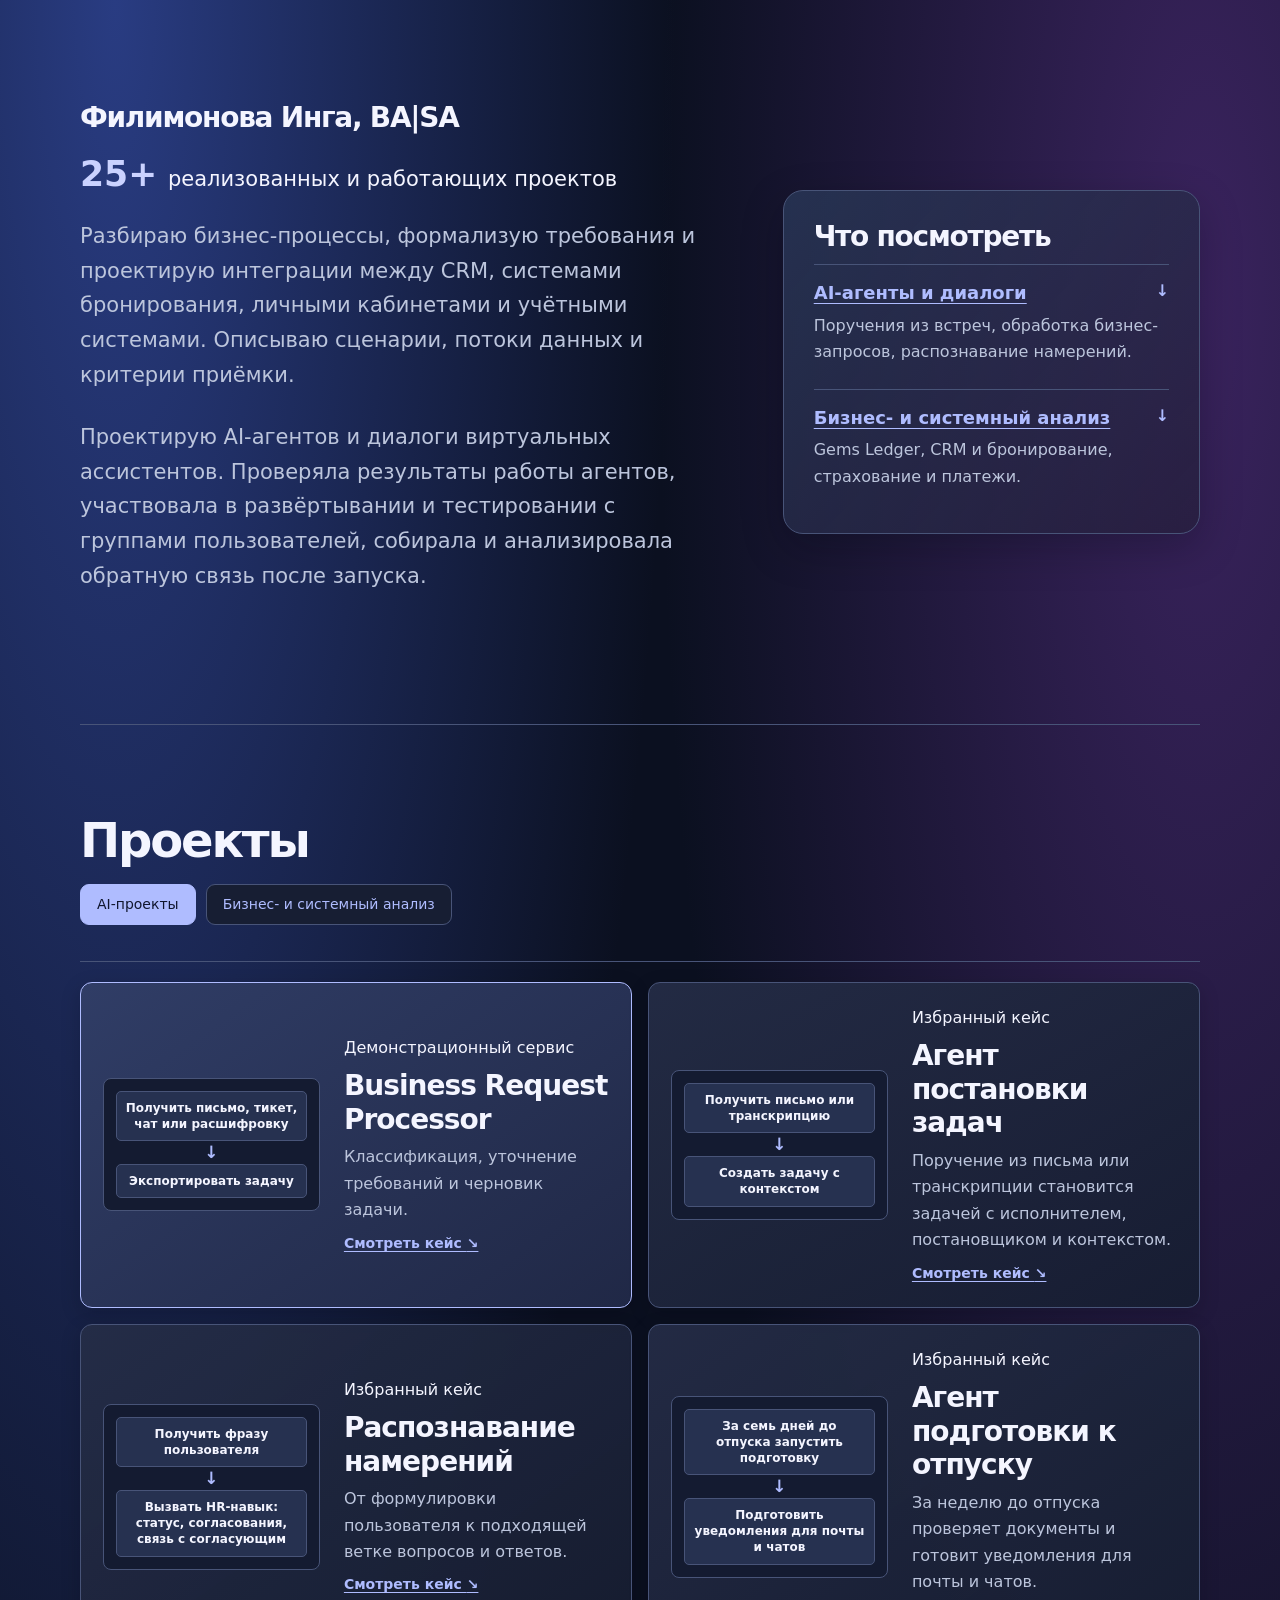
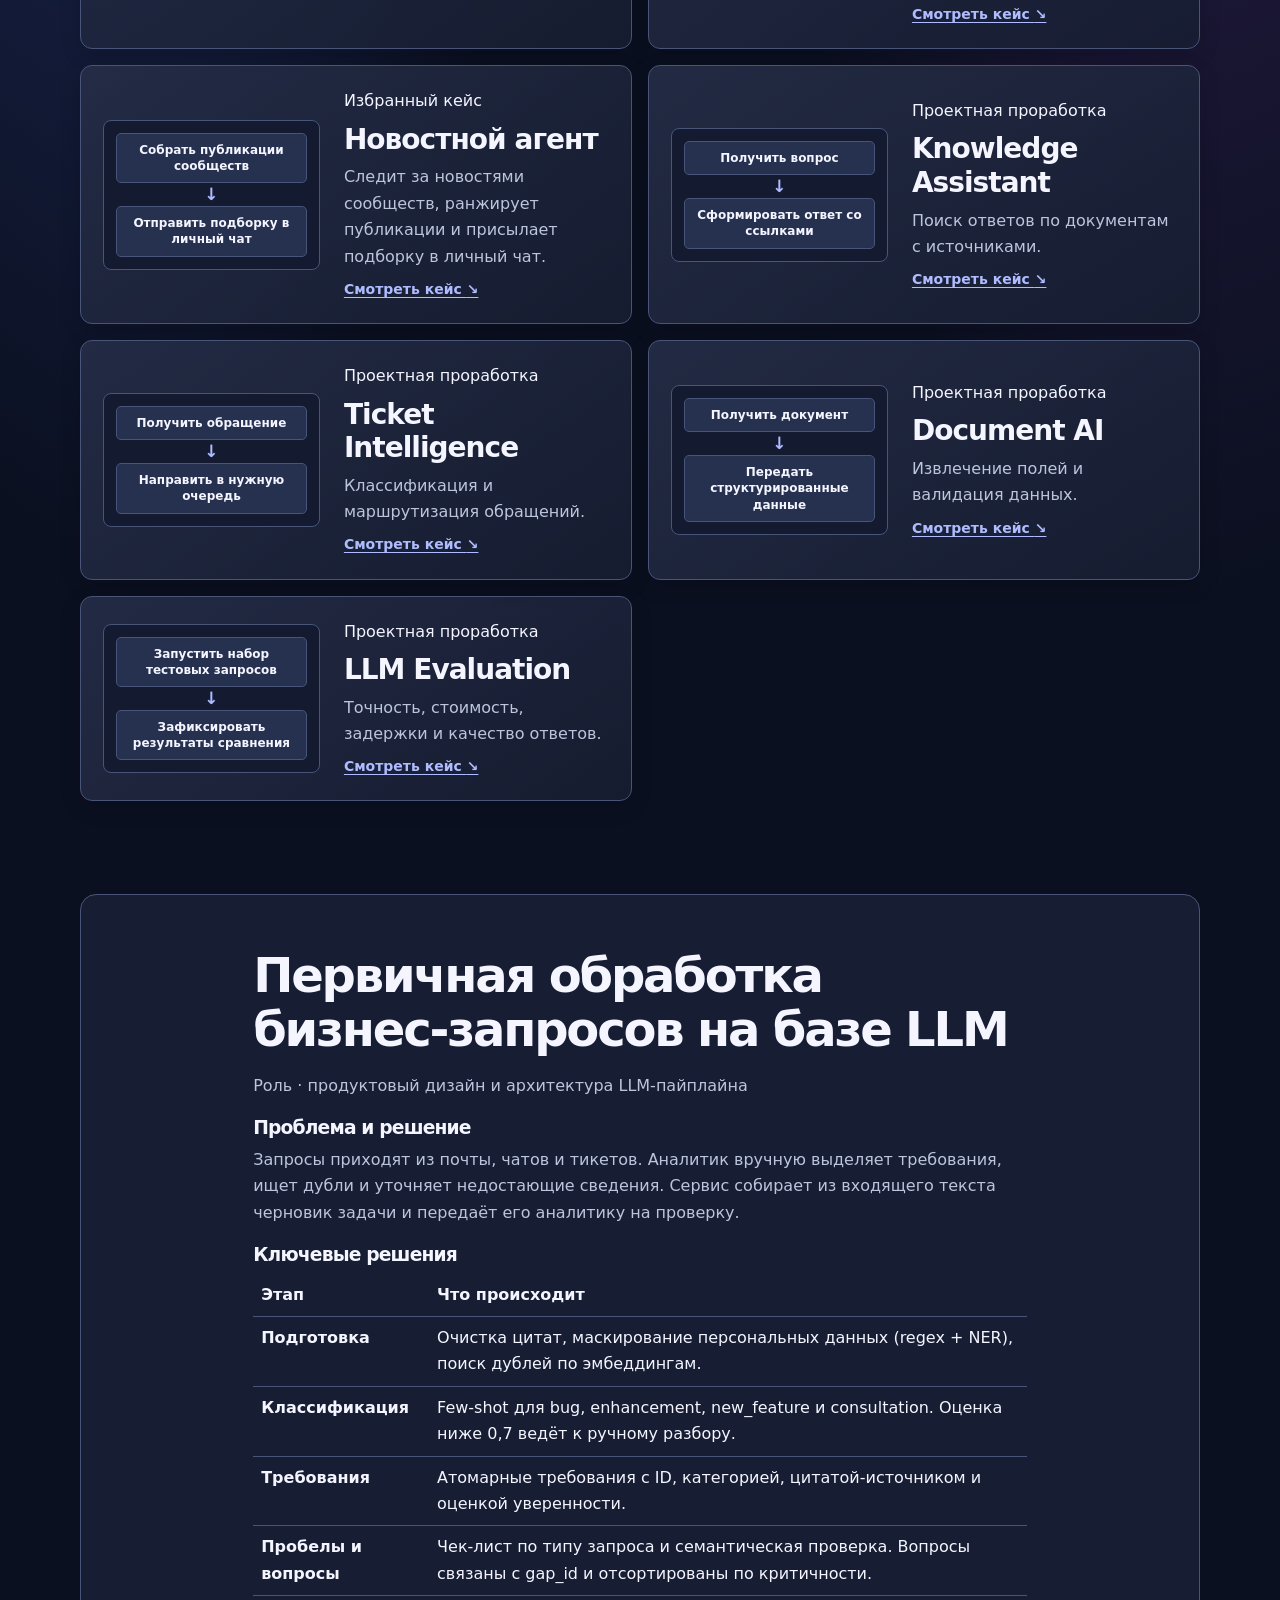
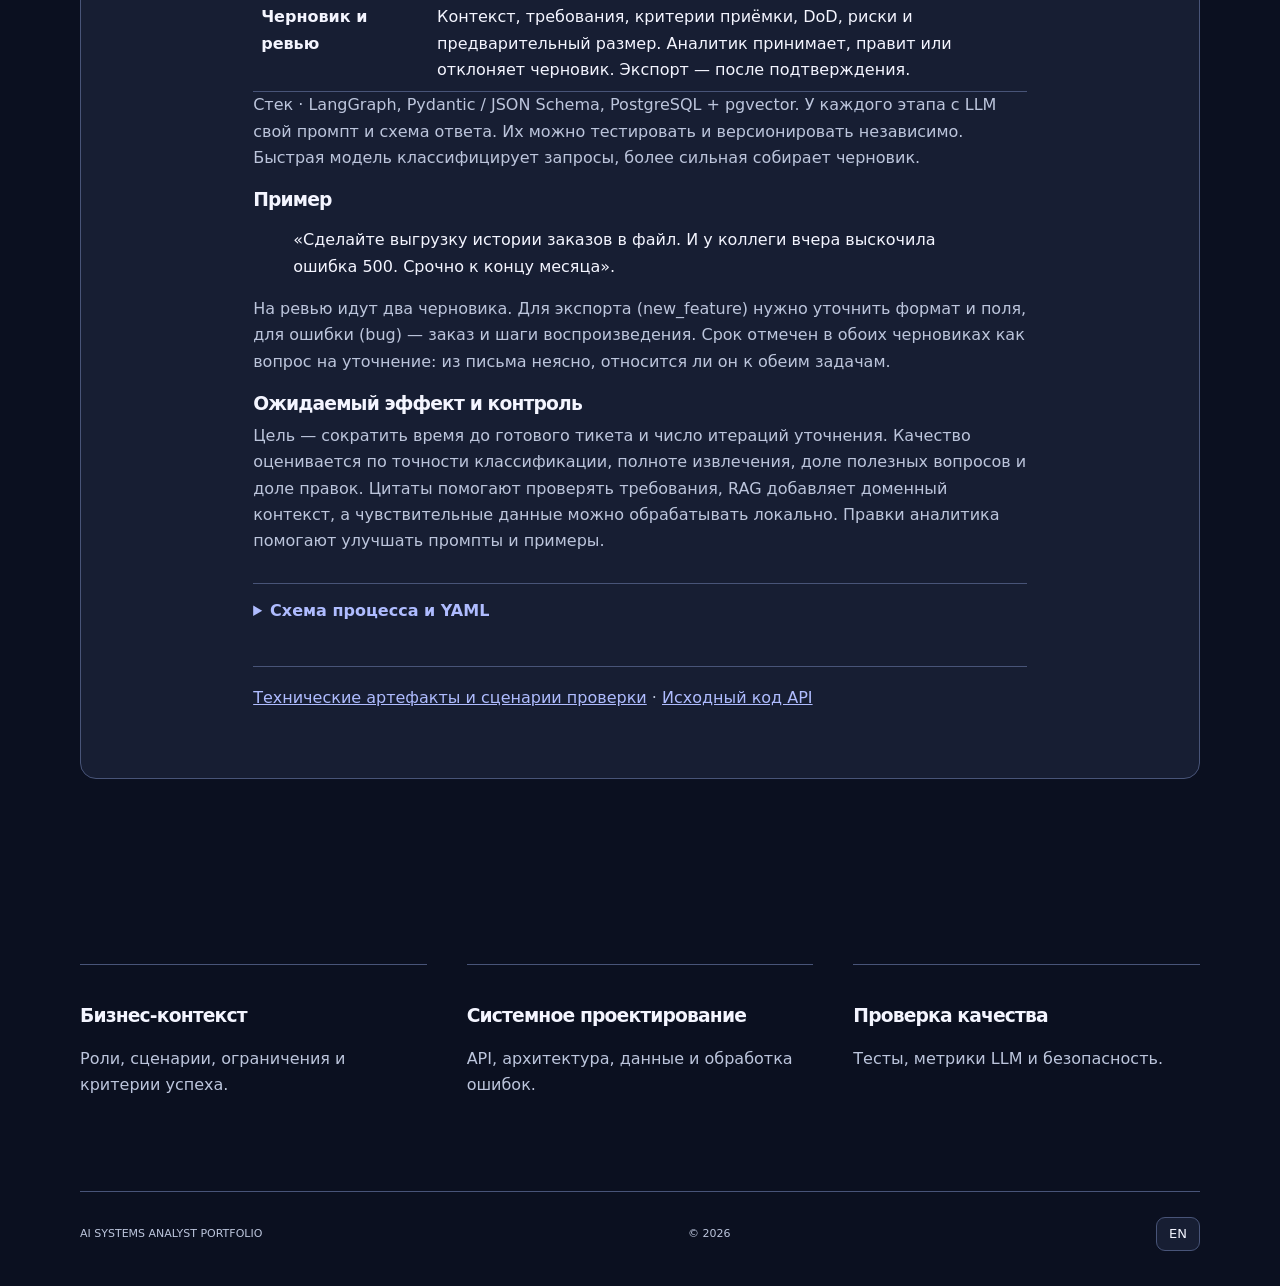
<file: index.html>
<!doctype html><html lang="ru"><head><meta charset="utf-8"><meta name="viewport" content="width=device-width,initial-scale=1"><title>BA|SA — Portfolio</title><link rel="stylesheet" href="style.css?v=night"><link rel="icon" type="image/svg+xml" href="data:image/svg+xml,%3Csvg%20xmlns%3D%22http%3A%2F%2Fwww.w3.org%2F2000%2Fsvg%22%20viewBox%3D%220%200%2032%2032%22%3E%3Crect%20width%3D%2232%22%20height%3D%2232%22%20rx%3D%227%22%20fill%3D%22%23202947%22%2F%3E%3Cpath%20d%3D%22M5%2010v12l8-12v12m9-14v16m0-14c-8%200-8%2012%200%2012s8-12%200-12Z%22%20fill%3D%22none%22%20stroke%3D%22%23cad2ff%22%20stroke-width%3D%222%22%20stroke-linecap%3D%22round%22%20stroke-linejoin%3D%22round%22%2F%3E%3C%2Fsvg%3E"></head><body><main id="top"><section class="hero"><div class="hero-copy"><h1 data-ru="Филимонова Инга, BA|SA" data-en="Inga Filimonova, BA|SA">Филимонова Инга, BA|SA</h1><p class="portfolio-stat"><strong>25+</strong> <span data-ru="реализованных и работающих проектов" data-en="projects delivered and in use">реализованных и работающих проектов</span></p><p data-ru="Разбираю бизнес-процессы, формализую требования и проектирую интеграции между CRM, системами бронирования, личными кабинетами и учётными системами. Описываю сценарии, потоки данных и критерии приёмки." data-en="I analyse business processes, define requirements and design integrations across CRM, booking, self-service and accounting systems. I document scenarios, data flows and acceptance criteria.">Разбираю бизнес-процессы, формализую требования и проектирую интеграции между CRM, системами бронирования, личными кабинетами и учётными системами. Описываю сценарии, потоки данных и критерии приёмки.</p><p data-ru="Проектирую AI-агентов и диалоги виртуальных ассистентов. Проверяла результаты работы агентов, участвовала в развёртывании и тестировании с группами пользователей, собирала и анализировала обратную связь после запуска." data-en="I design AI agents and virtual assistant dialogues. I have validated agent outputs, contributed to deployment and user-group testing, and collected and analysed feedback after rollout.">Проектирую AI-агентов и диалоги виртуальных ассистентов. Проверяла результаты работы агентов, участвовала в развёртывании и тестировании с группами пользователей, собирала и анализировала обратную связь после запуска.</p></div><aside class="hero-feature"><h2 data-ru="Что посмотреть" data-en="Featured work">Что посмотреть</h2>
<a href="#ai-projects"><strong data-ru="AI-агенты и диалоги" data-en="AI agents and dialogue">AI-агенты и диалоги</strong><span class="hero-link-arrow" aria-hidden="true">↓</span><span data-ru="Поручения из встреч, обработка бизнес-запросов, распознавание намерений." data-en="Meeting action items, business request intake and intent recognition.">Поручения из встреч, обработка бизнес-запросов, распознавание намерений.</span></a>
<a href="#analysis-projects"><strong data-ru="Бизнес- и системный анализ" data-en="Business and systems analysis">Бизнес- и системный анализ</strong><span class="hero-link-arrow" aria-hidden="true">↓</span><span data-ru="Gems Ledger, CRM и бронирование, страхование и платежи." data-en="Gems Ledger, CRM and booking, insurance and payments.">Gems Ledger, CRM и бронирование, страхование и платежи.</span></a></aside></section><section id="projects"><h2 data-ru="Проекты" data-en="Projects">Проекты</h2><nav class="project-sections" aria-label="Project categories"><a id="ai-projects" href="#ai-projects" data-project-group="ai" data-ru="AI-проекты" data-en="AI projects">AI-проекты</a><a id="analysis-projects" href="#analysis-projects" data-project-group="analysis" data-ru="Бизнес- и системный анализ" data-en="Business &amp; systems analysis">Бизнес- и системный анализ</a></nav><div id="cards" class="grid"></div></section><section id="detail"><div id="case"></div></section><section id="about"><div class="steps"><article><h3 data-ru="Бизнес-контекст" data-en="Business context">Бизнес-контекст</h3><p data-ru="Роли, сценарии, ограничения и критерии успеха." data-en="Stakeholders, scenarios, constraints and success criteria.">Роли, сценарии, ограничения и критерии успеха.</p></article><article><h3 data-ru="Системное проектирование" data-en="System design">Системное проектирование</h3><p data-ru="API, архитектура, данные и обработка ошибок." data-en="APIs, architecture, data and error handling.">API, архитектура, данные и обработка ошибок.</p></article><article><h3 data-ru="Проверка качества" data-en="Quality validation">Проверка качества</h3><p data-ru="Тесты, метрики LLM и безопасность." data-en="Tests, LLM metrics and security.">Тесты, метрики LLM и безопасность.</p></article></div></section></main><footer>AI SYSTEMS ANALYST PORTFOLIO <span>© 2026</span><button id="lang" type="button">EN</button></footer><script src="app.js?v=project-previews"></script></body></html>
</file>
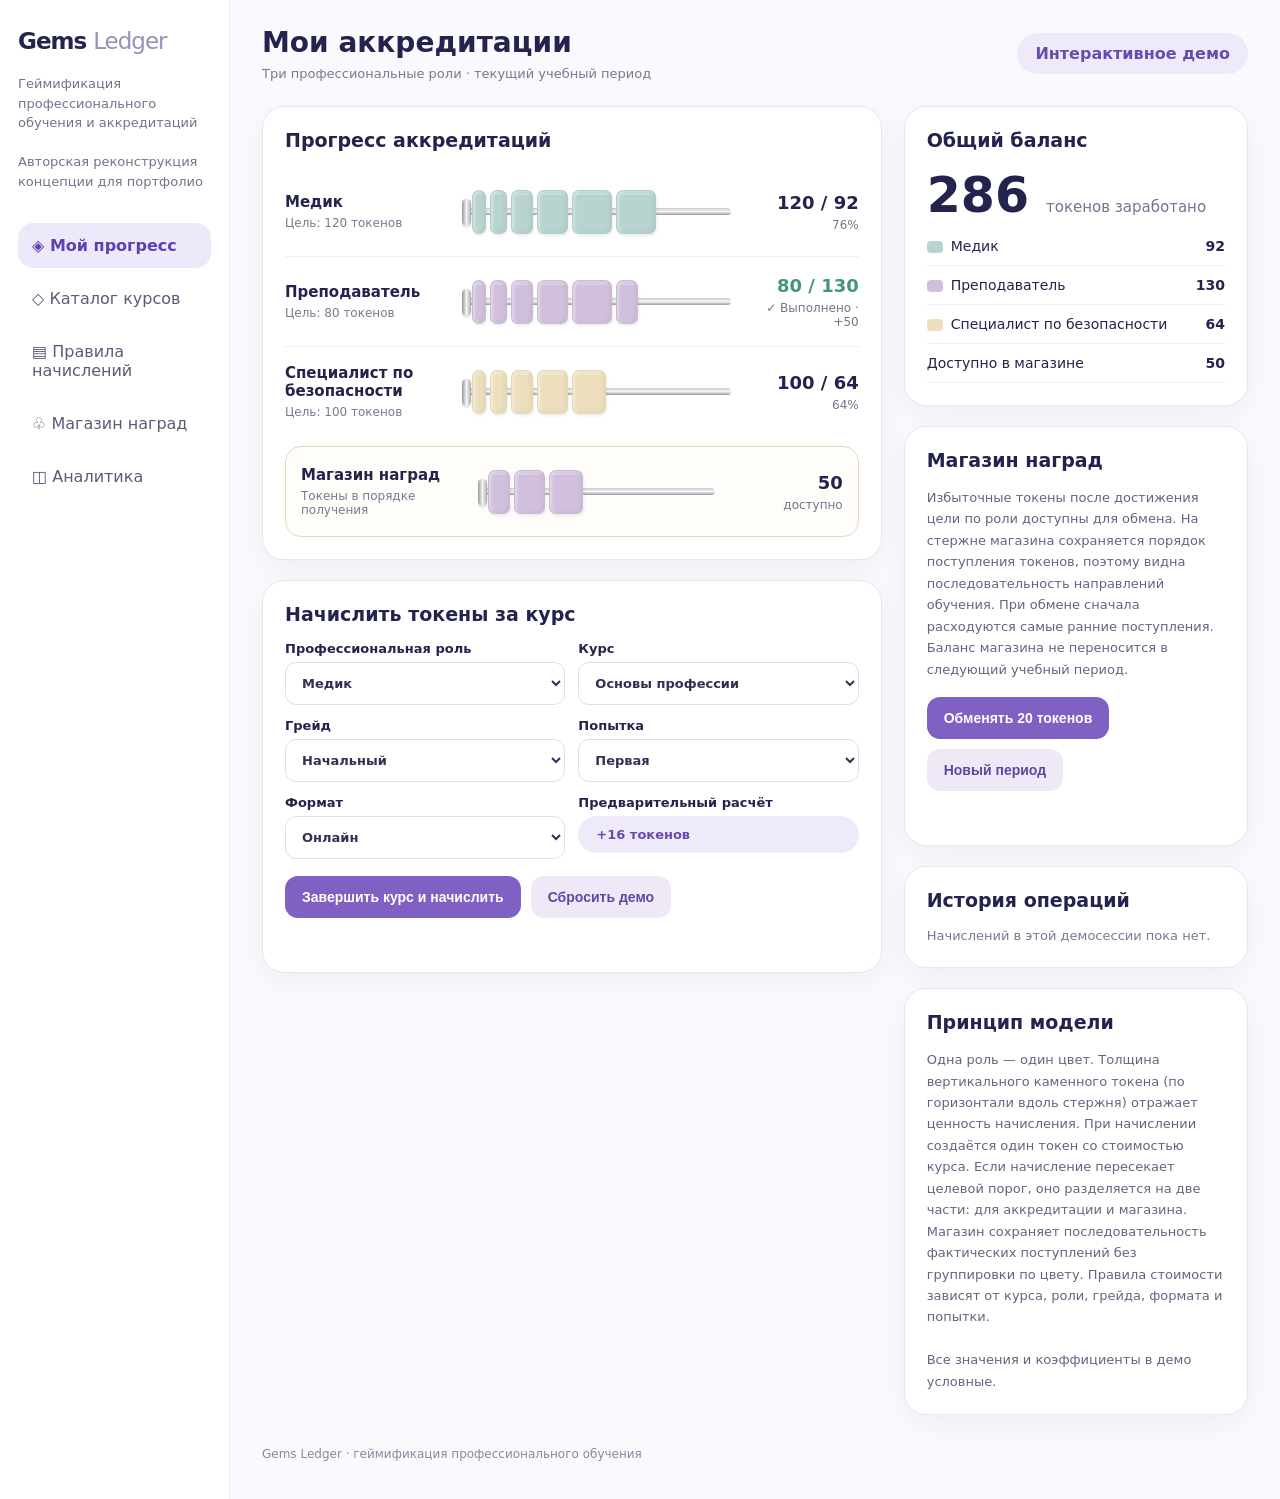
<file: candy-ledger.html>
<!doctype html><html lang="ru"><head><meta charset="utf-8"><meta name="viewport" content="width=device-width,initial-scale=1"><title>Gems Ledger — интерактивное демо</title><style>
:root{font-family:Inter,system-ui,-apple-system,'Segoe UI',sans-serif;color:#24234d;background:#faf9fd}*{box-sizing:border-box}body{margin:0}.layout{display:grid;grid-template-columns:230px 1fr;min-height:100vh}aside{padding:28px 18px;background:#fff;border-right:1px solid #eceaf4}.brand{font-weight:800;font-size:23px;letter-spacing:-1px}.brand span{color:#9b91b4;font-weight:400}.subtitle{font-size:13px;color:#74718a;line-height:1.5;margin:20px 0 32px}.nav{padding:13px 14px;border-radius:15px;margin:8px 0;color:#5d5979}.nav.active{background:#eee8fb;color:#6040af;font-weight:700}main{padding:26px 32px;max-width:1500px;width:100%;margin:auto}h1{font-size:28px;margin:0 0 7px}h2{font-size:19px;margin:0 0 16px}.hint{color:#7b7790;font-size:13px}.top{display:flex;justify-content:space-between;gap:16px;align-items:center;margin-bottom:25px}.pill{background:#efeafa;padding:11px 18px;border-radius:40px;font-weight:700;color:#694bb0}.grid{display:grid;grid-template-columns:minmax(0,1.8fr) minmax(300px,1fr);gap:22px}.panel{background:white;border:1px solid #e9e5f1;box-shadow:0 9px 28px #2e28570d;border-radius:22px;padding:22px;margin-bottom:20px}.track{display:grid;grid-template-columns:165px minmax(100px,1fr) 116px;gap:12px;align-items:center;padding:17px 0;border-bottom:1px solid #efedf5}.track:last-child{border:0}.track-title{font-weight:750;font-size:15px}.small{font-size:12px;color:#7c7891;margin-top:5px}.rail{height:55px;display:flex;align-items:center;gap:4px;position:relative;overflow-x:auto;overflow-y:hidden;padding:0 10px}.rail:before{content:'';height:7px;background:linear-gradient(#c8c9ce,#f5f5f7,#9a9ba2);position:absolute;left:0;right:0;top:24px;border-radius:6px}.rail:after{content:'';position:absolute;left:0;top:15px;width:9px;height:27px;border-radius:8px;background:linear-gradient(90deg,#96969e,#f4f4f5,#aaaab1);box-shadow:0 1px 3px #7775}.bead{position:relative;z-index:1;flex:none;height:44px;min-width:8px;border-radius:7px;box-shadow:inset 2px 1px 3px #ffffff65,inset -2px -1px 4px #0000000b,1px 2px 3px #00000012;border:1px solid #0000000a;transition:width .28s ease,transform .28s ease;animation:appear .28s ease both}.bead::after{content:"";position:absolute;inset:2px 3px auto 3px;height:2px;border-radius:3px;background:#ffffff30}@keyframes appear{from{opacity:.4;transform:translateX(-5px)}to{opacity:1;transform:translateX(0)}}.bead.med{background:#b8d4d0}.bead.edu{background:#d1c0dd}.bead.sec{background:#eddfbd}.metric{text-align:right;font-weight:800;font-size:18px}.metric small{display:block;font-size:12px;color:#77738c;font-weight:500;margin-top:5px}.complete{color:#429775}.summary{font-size:49px;font-weight:850;margin:3px 0}.summary small{font-size:15px;font-weight:500;color:#77738c}.breakdown{display:flex;justify-content:space-between;padding:11px 0;border-bottom:1px solid #f0edf5;font-size:14px}.dot{width:16px;height:12px;border-radius:4px;display:inline-block;margin-right:8px;vertical-align:middle}.controls{display:grid;grid-template-columns:1fr 1fr;gap:13px}.field{display:flex;flex-direction:column;gap:6px;font-size:13px;font-weight:650}select{border:1px solid #e1ddeb;background:#fff;border-radius:11px;padding:12px;font:inherit;color:#353052;min-width:0}button{border:0;border-radius:13px;padding:13px 17px;background:#8061c3;color:white;font-weight:750;cursor:pointer;font-size:14px}button:hover{background:#6b4cad}button.secondary{background:#eee8f7;color:#6246a2}.actions{display:flex;gap:10px;flex-wrap:wrap;margin-top:17px}.message{margin-top:12px;font-size:13px;min-height:20px;color:#5e5484}.log{font-size:13px;line-height:1.4}.log-item{padding:10px 0;border-bottom:1px solid #f0edf5}.log-item b{color:#6847a8}.explain{line-height:1.65;color:#67627f;font-size:13px}.store{border:1px solid #e7d7bb;background:#fffdfa;border-radius:16px;padding:12px 15px;margin-top:10px}.store .track{border:0;padding:5px 0}.footer{font-size:12px;color:#8b879e;margin:12px 0}.mobile-title{display:none}@media(max-width:1000px){.grid{grid-template-columns:1fr}.layout{grid-template-columns:1fr}aside{display:none}main{padding:20px}.track{grid-template-columns:140px minmax(90px,1fr) 100px}}@media(max-width:580px){.track{grid-template-columns:1fr 95px}.track .rail{grid-column:1/-1;grid-row:2}.metric{grid-column:2;grid-row:1}.controls{grid-template-columns:1fr}.top{align-items:start}.pill{font-size:12px}.summary{font-size:40px}}
</style></head><body><div class="layout"><aside><div class="brand">Gems <span>Ledger</span></div><div class="subtitle">Геймификация профессионального обучения и аккредитаций<br><br>Авторская реконструкция концепции для портфолио</div><div class="nav active">◈ Мой прогресс</div><div class="nav">◇ Каталог курсов</div><div class="nav">▤ Правила начислений</div><div class="nav">♧ Магазин наград</div><div class="nav">◫ Аналитика</div></aside><main><div class="top"><div><h1>Мои аккредитации</h1><div class="hint">Три профессиональные роли · текущий учебный период</div></div><div class="pill">Интерактивное демо</div></div><div class="grid"><div><section class="panel"><h2>Прогресс аккредитаций</h2><div id="tracks"></div><div class="store"><div class="track"><div><div class="track-title">Магазин наград</div><div class="small">Токены в порядке получения</div></div><div class="rail" id="storeRail"></div><div class="metric"><span id="storeBalance">0</span><small>доступно</small></div></div></div></section><section class="panel"><h2>Начислить токены за курс</h2><div class="controls"><label class="field">Профессиональная роль<select id="role"><option value="med">Медик</option><option value="edu">Преподаватель</option><option value="sec">Специалист по безопасности</option></select></label><label class="field">Курс<select id="course"><option value="basic">Основы профессии</option><option value="advanced">Продвинутый курс</option><option value="practice">Практический интенсив</option></select></label><label class="field">Грейд<select id="grade"><option value="junior">Начальный</option><option value="middle">Опытный</option><option value="senior">Эксперт</option></select></label><label class="field">Попытка<select id="attempt"><option value="1">Первая</option><option value="2">Вторая (−25%)</option><option value="3">Третья и далее (−50%)</option></select></label><label class="field">Формат<select id="format"><option value="online">Онлайн</option><option value="offline">Офлайн (+20%)</option></select></label><label class="field">Предварительный расчёт<div class="pill" id="preview">—</div></label></div><div class="actions"><button id="award">Завершить курс и начислить</button><button class="secondary" id="reset">Сбросить демо</button></div><div class="message" id="message"></div></section></div><div><section class="panel"><h2>Общий баланс</h2><div class="summary"><span id="total">0</span> <small>токенов заработано</small></div><div id="breakdown"></div></section><section class="panel"><h2>Магазин наград</h2><div class="explain">Избыточные токены после достижения цели по роли доступны для обмена. На стержне магазина сохраняется порядок поступления токенов, поэтому видна последовательность направлений обучения. При обмене сначала расходуются самые ранние поступления. Баланс магазина не переносится в следующий учебный период.</div><div class="actions"><button id="redeem">Обменять 20 токенов</button><button class="secondary" id="newPeriod">Новый период</button></div><div class="message" id="shopMessage"></div></section><section class="panel"><h2>История операций</h2><div class="log" id="log"></div></section><section class="panel"><h2>Принцип модели</h2><div class="explain">Одна роль — один цвет. Толщина вертикального каменного токена (по горизонтали вдоль стержня) отражает ценность начисления. При начислении создаётся один токен со стоимостью курса. Если начисление пересекает целевой порог, оно разделяется на две части: для аккредитации и магазина. Магазин сохраняет последовательность фактических поступлений без группировки по цвету. Правила стоимости зависят от курса, роли, грейда, формата и попытки.<br><br>Все значения и коэффициенты в демо условные.</div></section></div></div><div class="footer">Gems Ledger · геймификация профессионального обучения</div></main></div><script>
const defs={med:{name:'Медик',target:120,color:'#b8d4d0'},edu:{name:'Преподаватель',target:80,color:'#d1c0dd'},sec:{name:'Специалист по безопасности',target:100,color:'#eddfbd'}};
const initial={med:92,edu:130,sec:64};
const seedAccreditation={med:[6,8,12,18,24,24],edu:[6,8,12,18,24,12],sec:[6,8,12,18,20]};
const seedStore=[{cls:'edu',chunk:12},{cls:'edu',chunk:18},{cls:'edu',chunk:20}];
let balances={...initial},accreditation=structuredClone(seedAccreditation),storeLedger=structuredClone(seedStore),logs=[];
const $=id=>document.getElementById(id);
function val(){const base={basic:12,advanced:24,practice:36}[$('course').value];const role={med:1.1,edu:1,sec:1.2}[$('role').value];const grade={junior:1.2,middle:1,senior:.85}[$('grade').value];const attempt={1:1,2:.75,3:.5}[$('attempt').value];const format=$('format').value==='offline'?1.2:1;return Math.max(1,Math.round(base*role*grade*attempt*format));}
// One physical stone represents one course credit (or its split at the accreditation threshold).
// Width depends ONLY on the value of that stone; no index-based placeholder pattern.
function tokenWidth(value){return Math.max(8,Math.min(76,Math.round(5+value*1.45)));}
function renderBeads(items){return items.map((b,i)=>`<span class="bead ${b.cls}" title="${defs[b.cls].name}: ${b.chunk} токенов${b.note?' · '+b.note:''}" aria-label="${b.chunk} токенов" style="width:${tokenWidth(b.chunk)}px;animation-delay:${Math.min(i*18,250)}ms"></span>`).join('');}
function storeAmount(){return storeLedger.reduce((sum,t)=>sum+t.chunk,0);}
function spendStore(amount){let left=amount;while(left>0&&storeLedger.length){const first=storeLedger[0];const taken=Math.min(left,first.chunk);first.chunk-=taken;left-=taken;if(first.chunk===0)storeLedger.shift();}}
function render(){let html='';for(const [key,d] of Object.entries(defs)){const earned=balances[key],percent=Math.floor(Math.min(earned/d.target,1)*100),extra=Math.max(0,earned-d.target);html+=`<div class="track"><div><div class="track-title">${d.name}</div><div class="small">Цель: ${d.target} токенов</div></div><div class="rail">${renderBeads(accreditation[key].map(chunk=>({cls:key,chunk})))}</div><div class="metric ${earned>=d.target?'complete':''}">${d.target} / ${earned}<small>${earned>=d.target?'✓ Выполнено'+(extra?' · +'+extra:''):percent+'%'}</small></div></div>`;}
$('tracks').innerHTML=html;$('storeBalance').textContent=storeAmount();$('total').textContent=Object.values(balances).reduce((a,b)=>a+b,0);$('breakdown').innerHTML=Object.entries(defs).map(([k,d])=>`<div class="breakdown"><span><span class="dot" style="background:${d.color}"></span>${d.name}</span><b>${balances[k]}</b></div>`).join('')+`<div class="breakdown"><span>Доступно в магазине</span><b>${storeAmount()}</b></div>`;$('storeRail').innerHTML=renderBeads(storeLedger);$('preview').textContent='+'+val()+' токенов';$('log').innerHTML=logs.length?logs.slice(0,7).map(x=>`<div class="log-item">${x}</div>`).join(''):'<div class="hint">Начислений в этой демосессии пока нет.</div>';}
for(const id of ['role','course','grade','attempt','format'])$(id).addEventListener('change',render);
$('award').onclick=()=>{const k=$('role').value,n=val();const remaining=Math.max(0,defs[k].target-balances[k]);const toAccreditation=Math.min(n,remaining);const toStore=n-toAccreditation;
if(toAccreditation>0)accreditation[k].push(toAccreditation);
if(toStore>0)storeLedger.push({cls:k,chunk:toStore});
balances[k]+=n;logs.unshift(`<b>+${n}</b> · ${defs[k].name} · ${$('course').selectedOptions[0].text}${toStore?' · в магазин +'+toStore:''}`);
$('message').textContent=`Начислено ${n}: аккредитация +${toAccreditation}, магазин +${toStore}. ${toStore?'Новый камень добавлен в конец магазинной шкалы.':''}`;render();};
$('redeem').onclick=()=>{if(storeAmount()<20){$('shopMessage').textContent='Недостаточно доступных токенов для обмена.';return;}spendStore(20);logs.unshift('<b>−20</b> · Обмен на награду в магазине');$('shopMessage').textContent='Награда получена. Списаны самые ранние магазинные токены (FIFO).';render();};
$('newPeriod').onclick=()=>{if(!confirm('Начать новый учебный период? Все накопления демо будут обнулены.'))return;balances={med:0,edu:0,sec:0};accreditation={med:[],edu:[],sec:[]};storeLedger=[];logs.unshift('Начался новый учебный период. Балансы обнулены.');$('shopMessage').textContent='Новый период начат.';render();};
$('reset').onclick=()=>{balances={...initial};accreditation=structuredClone(seedAccreditation);storeLedger=structuredClone(seedStore);logs=[];$('message').textContent='Демо возвращено к исходным данным.';$('shopMessage').textContent='';render();};render();
</script></body></html>
</file>
<file: style.css>
:root {
  color-scheme: dark;
  --paper: #0b1020;
  --surface: #171e33;
  --ink: #f4f5ff;
  --muted: #bcc5dc;
  --accent: #afbcff;
  --tint: #202947;
  --line: #485478;
}

* { box-sizing: border-box; }
html { scroll-behavior: smooth; }
body {
  margin: 0;
  background: var(--paper);
  color: var(--ink);
  font: 16px/1.65 Inter, system-ui, sans-serif;
}
header, main, footer {
  width: min(1120px, calc(100% - 2 * clamp(20px, 5vw, 64px)));
  margin-inline: auto;
}
header, nav, footer { display: flex; align-items: center; }
header, footer { justify-content: space-between; gap: 16px; }
header { padding-block: 24px; border-bottom: 1px solid var(--line); }
nav { gap: clamp(10px, 2.5vw, 30px); flex-wrap: wrap; }
a { color: inherit; text-decoration: none; }
.logo { font-size: 13px; font-weight: 800; letter-spacing: .1em; }
nav a { font-size: 14px; color: var(--muted); }
nav a:hover { color: var(--accent); text-decoration: underline; }
button { font: inherit; cursor: pointer; }
:focus-visible { outline: 2px solid var(--accent); outline-offset: 4px; }
#lang {
  border: 1px solid var(--line);
  background: var(--surface);
  color: var(--ink);
  padding: 5px 12px;
  border-radius: 99px;
  font-size: 13px;
}
.hero { padding-block: clamp(76px, 11vw, 156px) clamp(88px, 12vw, 164px); }
.eyebrow {
  color: var(--accent);
  font-size: 11px;
  font-weight: 750;
  letter-spacing: .14em;
}
h1, h2, h3 { line-height: 1.12; letter-spacing: -.045em; }
h1 { font-size: clamp(35px, 7vw, 84px); margin: 20px 0 24px; }
h1 em { color: var(--accent); font-style: normal; }
.hero p, .sub { max-width: 62ch; color: var(--muted); }
.hero p { font-size: clamp(16px, 2vw, 20px); margin: 0 0 28px; }
.cta, .demo button {
  background: var(--accent);
  color: #fff;
  border: 0;
  border-radius: 8px;
  font-size: 14px;
  font-weight: 700;
}
.cta { display: inline-block; padding: 13px 21px; }
.cta:hover, .demo button:hover { background: #c0caff; }
section:not(.hero) { padding-block: clamp(42px, 6vw, 84px); }
#projects { border-top: 1px solid var(--line); }
h2 { font-size: clamp(29px, 4vw, 48px); margin: 12px 0 16px; }
.sub { margin: 0; }
.grid {
  display: grid;
  grid-template-columns: repeat(2, minmax(0, 1fr));
  gap: clamp(18px, 3vw, 32px);
  margin-top: 36px;
}
.card, #case {
  border: 1px solid var(--line);
  background: var(--surface);
  border-radius: 18px;
  padding: clamp(23px, 4vw, 42px);
  min-width: 0;
}
.card { display: flex; flex-direction: column; align-items: flex-start; text-align: left; color: var(--ink); }
.card:hover, .card.active { border-color: var(--accent); }
.card.active { background: var(--tint); }
.card small, .steps strong { color: var(--accent); font-size: 11px; font-weight: 750; letter-spacing: .08em; }
.card h3 { font-size: clamp(22px, 3vw, 28px); margin: 18px 0 8px; }
.card p { color: var(--muted); font-size: 15px; margin: 0 0 24px; }
.tags { display: flex; gap: 8px; flex-wrap: wrap; margin-top: auto; }
.tags span {
  background: var(--tint);
  color: var(--accent);
  border: 1px solid var(--line);
  padding: 3px 10px;
  border-radius: 99px;
  font-size: 12px;
}
#case { margin-top: 16px; }
#case p, #case li, .steps p { color: var(--muted); }
.casegrid, .steps { display: grid; gap: clamp(20px, 4vw, 40px); }
.casegrid { grid-template-columns: repeat(2, minmax(0, 1fr)); }
.demo { background: var(--tint); border-radius: 12px; padding: clamp(15px, 3vw, 24px); }
.demo textarea {
  width: 100%;
  min-height: 110px;
  background: var(--surface);
  border: 1px solid #6b78a1;
  border-radius: 8px;
  color: var(--ink);
  padding: 12px;
  font: inherit;
  resize: vertical;
}
.demo button { padding: 10px 14px; margin-top: 12px; }
.demo pre { white-space: pre-wrap; overflow-wrap: anywhere; font-size: 13px; color: var(--accent); }
.note { font-size: 13px; }
.steps { grid-template-columns: repeat(3, minmax(0, 1fr)); margin-top: 32px; }
.steps article { border-top: 1px solid var(--line); padding-top: 22px; }
footer { border-top: 1px solid var(--line); padding-block: 25px 35px; color: var(--muted); font-size: 11px; }

@media (max-width: 720px) {
  .grid, .casegrid, .steps { grid-template-columns: 1fr; }
}
@media (max-width: 440px) {
  header { flex-wrap: wrap; }
}
@media (prefers-reduced-motion: reduce) {
  html { scroll-behavior: auto; }
}

.candy-story { max-width: 75ch; }
#case .candy-story section { padding-block: 0; margin-top: 28px; }
.candy-story h3, .candy-story h4 { margin-bottom: 8px; }
.candy-story p { margin-top: 0; }
.candy-story ul { padding-inline-start: 24px; }
.candy-story li + li { margin-top: 8px; }
.candy-story .demo { margin-top: 28px; }
.candy-story .demo h3 { margin-top: 0; }

.project-sections {
  display: flex;
  flex-wrap: wrap;
  gap: 10px;
  margin-top: 24px;
}
.project-sections a {
  border: 1px solid var(--line);
  border-radius: 99px;
  padding: 8px 16px;
  background: var(--surface);
  color: var(--accent);
}
.project-sections a[aria-current] {
  background: var(--accent);
  border-color: var(--accent);
  color: #fff;
}

.intent-flow {
  margin: 34px 0 0;
  padding: clamp(14px, 3vw, 24px);
  border: 1px solid var(--line);
  border-radius: 16px;
  background: var(--tint);
}
.intent-flow h3 { margin: 0 0 8px; }
.intent-flow p { margin: 0 0 20px; }
.intent-flow-root, .intent-branches > li {
  display: grid;
  justify-items: center;
  align-content: start;
  gap: 6px;
  padding: 14px;
  border: 1px solid var(--line);
  border-radius: 10px;
  background: var(--surface);
  text-align: center;
  overflow-wrap: anywhere;
}
.intent-flow-root { width: fit-content; margin: 0 auto; }
#case .intent-branches {
  position: relative;
  display: grid;
  grid-template-columns: repeat(3, minmax(0, 1fr));
  gap: 12px;
  margin: 28px 0 0;
  padding: 0;
  list-style: none;
}
.intent-branches::before {
  content: '';
  position: absolute;
  top: -14px;
  inset-inline: calc((100% - 24px) / 6);
  border-top: 1px solid var(--accent);
}
.intent-flow-root { position: relative; }
.intent-flow-root::after, .intent-branches > li::before {
  content: '';
  position: absolute;
  height: 14px;
  border-left: 1px solid var(--accent);
}
.intent-flow-root::after { top: 100%; left: 50%; }
.intent-branches > li { position: relative; }
.intent-branches > li::before { bottom: 100%; left: 50%; }
.intent-branches strong, .intent-flow-root strong { color: var(--accent); }
.intent-example { font-size: 14px; }
@media (max-width: 720px) {
  #case .intent-branches { grid-template-columns: 1fr; }
  .intent-branches::before, .intent-branches > li::before { display: none; }
  .intent-flow-root::after { height: 28px; }
}

#case .workflow-steps {
  max-width: 52ch;
  margin: 16px auto 0;
  padding: 0;
  list-style: none;
  text-align: center;
}
.workflow-steps li {
  padding: 12px 16px;
  border: 1px solid var(--line);
  border-radius: 10px;
  background: var(--surface);
}
#case .workflow-steps li + li { margin-top: 22px; }
.workflow-steps li + li, .project-workflow .intent-flow-root { position: relative; }
.project-workflow .intent-flow-root { margin-top: 22px; }
.workflow-steps li + li::before, .project-workflow .intent-flow-root::before {
  content: '';
  position: absolute;
  left: 50%;
  bottom: 100%;
  height: 22px;
  border-left: 1px solid var(--accent);
}
#case .project-workflow .intent-branches {
  grid-template-columns: repeat(2, minmax(0, 1fr));
}
.project-workflow .intent-branches::before { inset-inline: calc((100% - 12px) / 4); }
.workflow-download {
  display: inline-block;
  margin-top: 18px;
  color: var(--accent);
  text-decoration: underline;
}
@media (max-width: 720px) {
  #case .project-workflow .intent-branches { grid-template-columns: 1fr; }
}

.hero { display: grid; grid-template-columns: minmax(0, 1.5fr) minmax(0, 1fr); align-items: center; gap: clamp(28px, 6vw, 84px); padding-block: clamp(56px, 9vw, 120px); }
.hero h1 { font-size: clamp(38px, 5.6vw, 76px); margin-top: 0; }
.hero-feature { padding: clamp(20px, 3vw, 32px); border: 1px solid var(--line); border-radius: 22px; background: var(--tint); }
.hero-feature h2 { margin: 0 0 16px; font-size: 25px; }
.hero-feature a { display: grid; gap: 5px; padding: 16px; background: var(--surface); border: 1px solid var(--line); border-radius: 12px; }
.hero-feature a + a { margin-top: 10px; }
.hero-feature a:hover { border-color: var(--accent); }
.hero-feature strong { color: var(--accent); }
.hero-feature span { color: var(--muted); font-size: 14px; }
.card { box-shadow: 0 4px 14px #05071150; }
.card.active { box-shadow: inset 3px 0 var(--accent); }
.card h3 { margin-top: 0; }
#case { box-shadow: 0 8px 26px #05071150; }
@media (max-width: 760px) { .hero { grid-template-columns: 1fr; } }

body {
  background-image: radial-gradient(ellipse at 9% 0%, #293c82 0, transparent 35rem), radial-gradient(ellipse at 94% 19rem, #3a235e 0, transparent 34rem);
  font-family: system-ui, sans-serif;
}
header {
  border-top: 4px double var(--ink);
  border-bottom: 4px double var(--ink);
  margin-top: clamp(14px, 3vw, 32px);
  padding-block: 15px;
  flex-wrap: wrap;
}
.logo { font-size: clamp(27px, 5vw, 52px); font-weight: 700; letter-spacing: -.055em; line-height: 1; }
header nav a, #lang, .project-sections a, .tags, .workflow-download {
  font-family: system-ui, sans-serif;
}
#lang, .cta, .project-sections a, .tags span { border-radius: 0; }
.hero { border-bottom: 4px double var(--ink); padding-block: clamp(40px, 7vw, 92px); }
.hero-copy { container-type: inline-size; }
.hero h1 {
  font-size: clamp(15px, 3.8vw, 28px);
  font-size: min(6cqi, 28px);
  white-space: nowrap;
}
.hero h1 em { font-style: italic; }
.hero-copy p { font-size: clamp(17px, 2vw, 21px); }
.hero-feature {
  border: 0;
  border-left: 1px solid var(--line);
  border-radius: 0;
  background: none;
  padding: 0 0 0 clamp(20px, 3vw, 36px);
}
.hero-feature h2 { margin-bottom: 12px; font-size: 28px; }
.hero-feature a {
  background: none;
  border: 0;
  border-top: 1px solid var(--line);
  border-radius: 0;
  padding: 13px 0;
}
.hero-feature strong { font-size: 18px; }
.hero-feature span { font-size: 16px; }
#projects { border-top: 0; }
.project-sections { margin-top: 16px; }
.grid {
  grid-template-columns: repeat(3, minmax(0, 1fr));
  gap: 0;
  border-top: 3px double var(--ink);
}
.card, .card.active {
  border: 0;
  border-right: 1px solid var(--line);
  border-bottom: 1px solid var(--line);
  border-radius: 0;
  background: transparent;
  box-shadow: none;
  padding: clamp(15px, 3vw, 30px);
}
.card:nth-child(3n) { border-right: 0; }
.card:hover, .card.active { border-color: var(--line); background: var(--tint); }
.card.active { box-shadow: inset 0 3px var(--accent); }
.card h3 { font-size: clamp(21px, 2.6vw, 31px); }
.card p { font-size: 16px; }
.tags span { background: transparent; }
#detail { padding-top: 0; }
#case {
  border: 0;
  border-top: 4px double var(--ink);
  border-bottom: 1px solid var(--line);
  border-radius: 0;
  box-shadow: none;
  background: var(--surface);
}
#case .candy-story { max-width: none; }
#case .candy-story section { break-inside: avoid; margin: 0 0 24px; }
#case .candy-story h3 { margin-top: 0; }
#case .candy-story { columns: 2 29ch; column-gap: clamp(24px, 5vw, 56px); column-rule: 1px solid var(--line); }
#case .candy-story .demo { column-span: all; }
#case .candy-story ul { break-inside: avoid; }
.intent-flow, .demo { border-radius: 0; }
@media (max-width: 760px) {
  .hero-feature { border-left: 0; padding: 18px 0 0; border-top: 1px solid var(--line); }
  .grid { grid-template-columns: 1fr; }
  .card, .card.active { border-right: 0; }
  #case .candy-story { columns: 1; }
}

.hero-feature a {
  grid-template-columns: minmax(0, 1fr) auto;
  column-gap: 12px;
}
.hero-feature a strong {
  text-decoration: underline;
  text-underline-offset: .2em;
}
.hero-feature a > span[data-ru] { grid-column: 1 / -1; }
.hero-feature .hero-link-arrow { color: var(--accent); font-weight: 700; }
.hero-feature a:hover strong { text-decoration-thickness: 2px; }

.card-heading {
  display: flex;
  width: 100%;
  align-items: baseline;
  justify-content: space-between;
  gap: 12px;
  margin-bottom: 8px;
  font-size: clamp(21px, 2.4vw, 28px);
  font-weight: 700;
  line-height: 1.2;
  letter-spacing: -.035em;
}
.card-heading > :last-child { flex: none; color: var(--accent); font-size: 17px; }
.card-description { color: var(--muted); font-size: 16px; }
.card:hover .card-heading > :first-child,
.card:focus-visible .card-heading > :first-child { text-decoration: underline; text-underline-offset: .15em; }
.case-article, .case-materials { max-width: 76ch; margin-inline: auto; }
#case .case-article .candy-story { columns: auto; }
#case .case-article .candy-story section { margin: 22px 0 0; }
#case .case-article h3 { margin-bottom: 8px; }
#case .case-article p { margin-top: 0; }
.case-materials { margin-top: 28px; border-top: 1px solid var(--line); }
.case-materials summary { cursor: pointer; color: var(--accent); font-weight: 700; padding-block: 14px; }
.case-materials summary:hover { text-decoration: underline; }
.case-materials .intent-flow { margin-top: 0; }
.case-materials .workflow-download { margin-bottom: 8px; }

.hero-copy .portfolio-stat { color: var(--accent); margin-bottom: 18px; }
.portfolio-stat strong { font-size: 1.45em; line-height: 1; margin-right: 4px; }
#cards.grid { grid-template-columns: repeat(2, minmax(0, 1fr)); gap: 16px; padding-top: 20px; }
#cards .card {
  display: grid;
  grid-template-columns: minmax(0, .9fr) minmax(0, 1.1fr);
  gap: clamp(12px, 2vw, 24px);
  align-items: center;
  padding: clamp(14px, 2vw, 22px);
  border: 1px solid var(--line);
  border-radius: 12px;
  background: var(--surface);
  box-shadow: 0 3px 0 var(--line);
}
#cards .card:hover, #cards .card.active { border-color: var(--accent); }
.card-preview {
  display: grid;
  align-content: center;
  min-height: 130px;
  padding: 12px;
  border: 1px solid var(--line);
  border-radius: 8px;
  background-color: var(--tint);
  background-image: radial-gradient(var(--line) .65px, transparent .65px);
  background-size: 8px 8px;
  text-align: center;
  font: 600 12px/1.35 system-ui, sans-serif;
}
.card-preview > span:not(.card-preview-arrow) { padding: 8px; border: 1px solid var(--line); border-radius: 5px; background: var(--surface); overflow-wrap: anywhere; }
.card-preview-arrow { color: var(--accent); font-size: 17px; }
.card-copy { display: grid; gap: 8px; }
.card-copy .card-heading { display: block; margin: 0; }
.card-link { color: var(--accent); text-decoration: underline; text-underline-offset: .18em; font-size: 14px; font-weight: 700; }
@media (max-width: 850px) { #cards.grid { grid-template-columns: 1fr; } }
@media (max-width: 390px) { #cards .card { grid-template-columns: 1fr; } }

.hero { border-bottom: 1px solid var(--line); padding-block: clamp(50px, 8vw, 104px); }
.hero-copy .portfolio-stat { color: var(--ink); margin-bottom: 22px; }
.portfolio-stat strong { color: #cad2ff; font-size: 1.65em; }
.hero-feature {
  padding: clamp(19px, 3vw, 30px);
  border: 1px solid var(--line);
  border-radius: 20px;
  background: linear-gradient(135deg, #293858cc, #241d39b3);
  box-shadow: 0 14px 40px #05071142;
}
.hero-feature a:hover strong { color: var(--ink); }
.project-sections a, #lang { border-radius: 9px; }
.project-sections a[aria-current], .cta, .demo button { color: #10162e; }
#cards.grid { border-top: 1px solid var(--line); }
#cards .card { background: linear-gradient(145deg, #252d47e8, #161d31ed); box-shadow: 0 6px 20px #05071130; }
#cards .card.active { background: linear-gradient(145deg, #303d66, #202846); }
.card-preview { background-color: #141b31; background-image: radial-gradient(#6775a177 .65px, transparent .65px); }
.card-preview > span:not(.card-preview-arrow) { background: #263150; }
#case { border: 1px solid var(--line); border-radius: 16px; }
.intent-flow, .demo { border-radius: 10px; }
</file>
